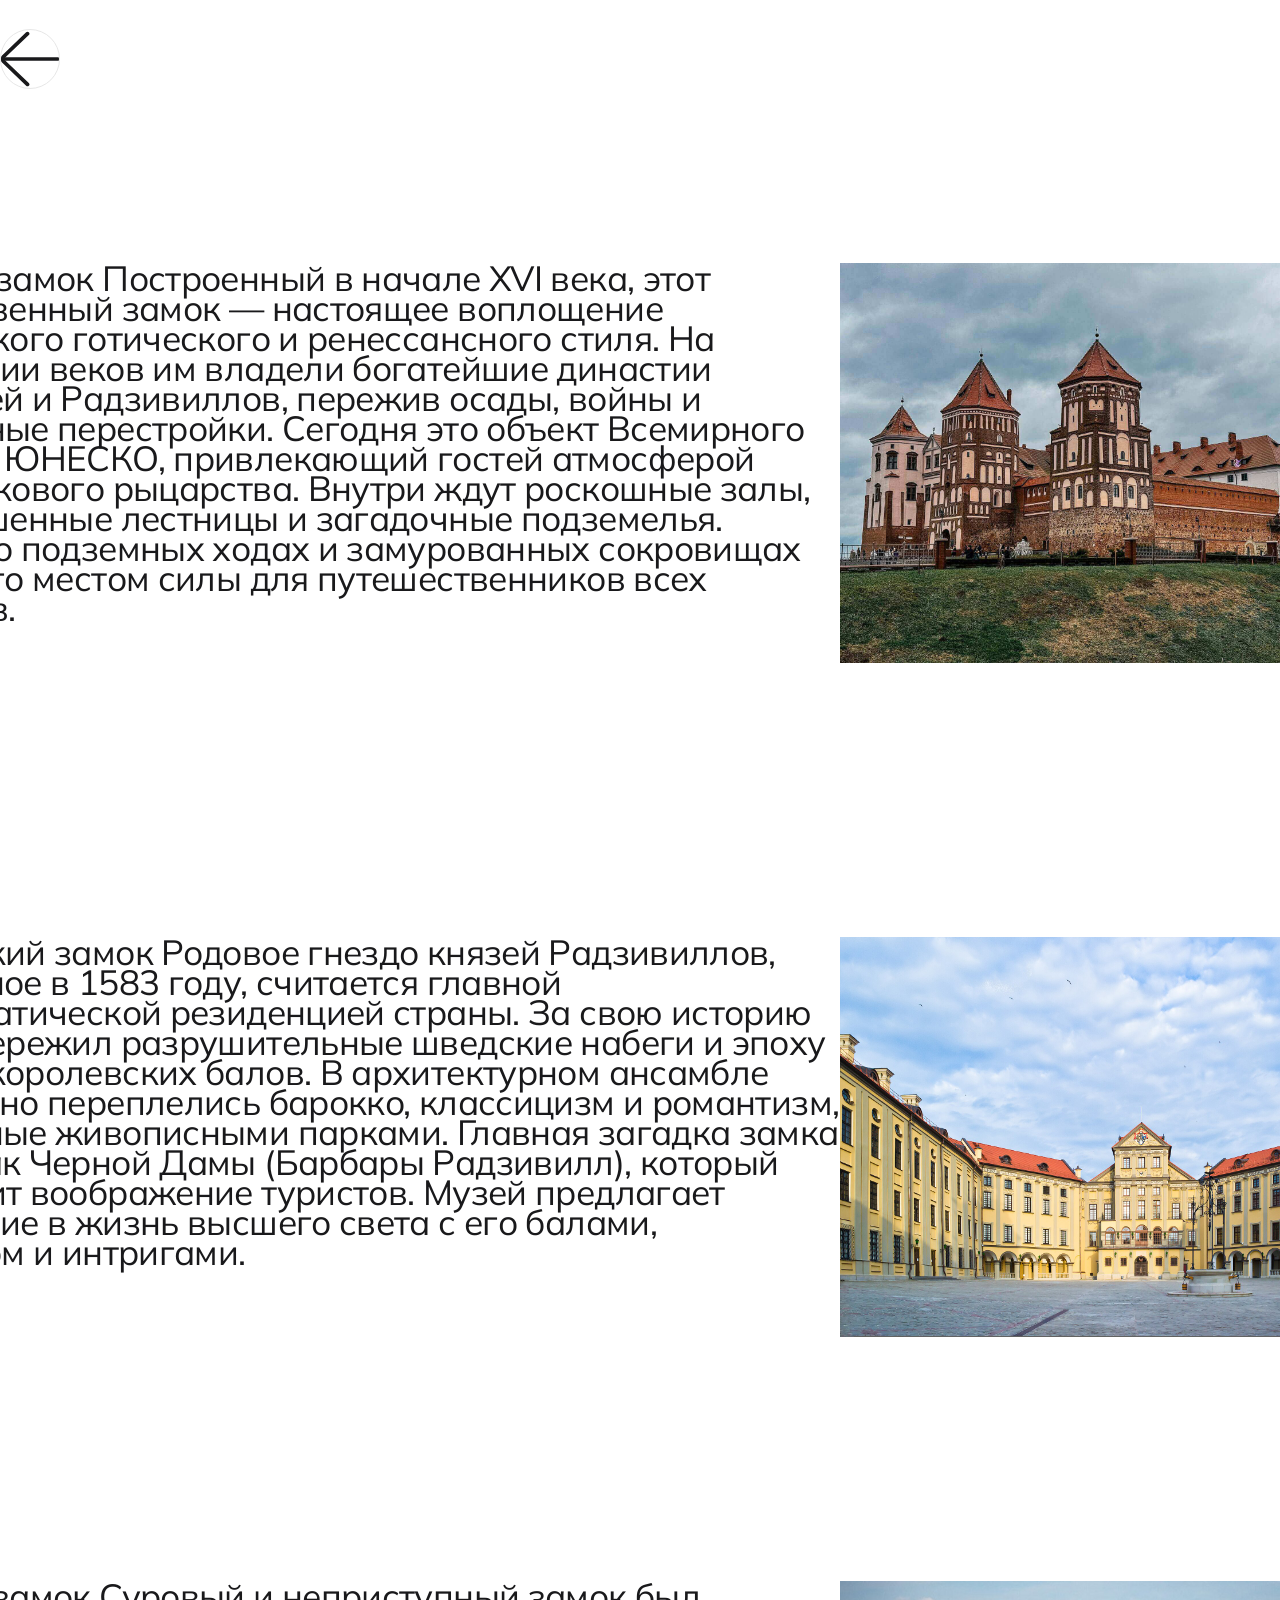
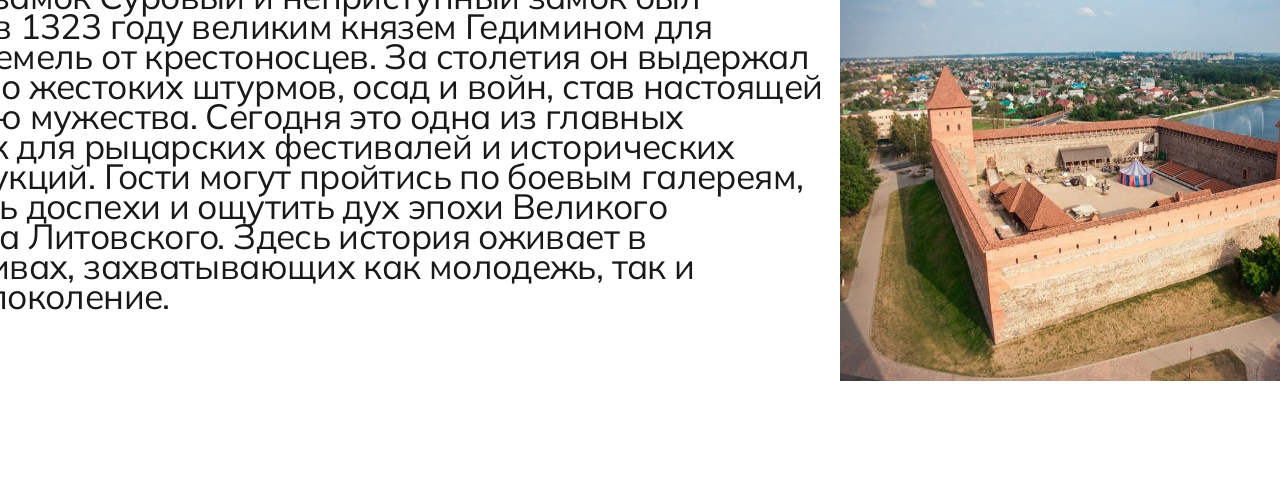
<file: index2.html>
<!DOCTYPE html>
<html lang="en">
<head>
    <meta charset="UTF-8">
    <meta name="viewport" content="width=device-width, initial-scale=1.0">
    <title>Document</title>
    <link rel="stylesheet" href="style.css">
    <link href="https://fonts.googleapis.com/css2?family=DM+Sans:ital,opsz,wght@0,9..40,100..1000;1,9..40,100..1000&family=Mulish:ital,wght@0,200..1000;1,200..1000&display=swap" rel="stylesheet">
</head>
<body>
    <header class="header2">
        <div class="header2__container">
            <div class="header2__buttons">
                <a class="header2__return" href="index.html">
                    <img class="header2__button" src="images/svg.svg">
                </a>
            </div>
        </div>
    </header>
    <main>
        <section class="information1">
            <div class="information1__container">
                <p class="info__desc1">
                    Мирский замок
                    Построенный в начале XVI века, этот величественный замок — настоящее воплощение белорусского готического и ренессансного стиля. На протяжении веков им владели богатейшие династии Ильиничей и Радзивиллов, пережив осады, войны и масштабные перестройки. Сегодня это объект Всемирного наследия ЮНЕСКО, привлекающий гостей атмосферой средневекового рыцарства. Внутри ждут роскошные залы, узкие башенные лестницы и загадочные подземелья. Легенды о подземных ходах и замурованных сокровищах делают его местом силы для путешественников всех возрастов.
                </p>
                <img class="image1" src="/images/ЗАМКИ/Castle1.jpg" alt="" height="400" width="550">
            </div>
        </section>
        <section class="information2">
            <div class="information1__container">
                <p class="info__desc1">
                    Несвижский замок
                    Родовое гнездо князей Радзивиллов, заложенное в 1583 году, считается главной аристократической резиденцией страны. За свою историю дворец пережил разрушительные шведские набеги и эпоху пышных королевских балов. В архитектурном ансамбле гармонично переплелись барокко, классицизм и романтизм, окруженные живописными парками. Главная загадка замка — призрак Черной Дамы (Барбары Радзивилл), который будоражит воображение туристов. Музей предлагает погружение в жизнь высшего света с его балами, богатством и интригами.
                </p>
                <img class="image2" src="images/ЗАМКИ/Castle2.jpg" alt="" height="400" width="550">
            </div>
        </section>
        <section class="information3">
            <div class="information1__container">
                <p class="info__desc1">
                    Лидский замок
                    Суровый и неприступный замок был заложен в 1323 году великим князем Гедимином для защиты земель от крестоносцев. За столетия он выдержал множество жестоких штурмов, осад и войн, став настоящей цитаделью мужества. Сегодня это одна из главных площадок для рыцарских фестивалей и исторических реконструкций. Гости могут пройтись по боевым галереям, примерить доспехи и ощутить дух эпохи Великого Княжества Литовского. Здесь история оживает в интерактивах, захватывающих как молодежь, так и старшее поколение.
                </p>
                <img class="image3" src="/images/ЗАМКИ/Castle3.jpg" alt="" height="400" width="550">
            </div>
        </section>
    </main>    
</body>
</html>
</file>
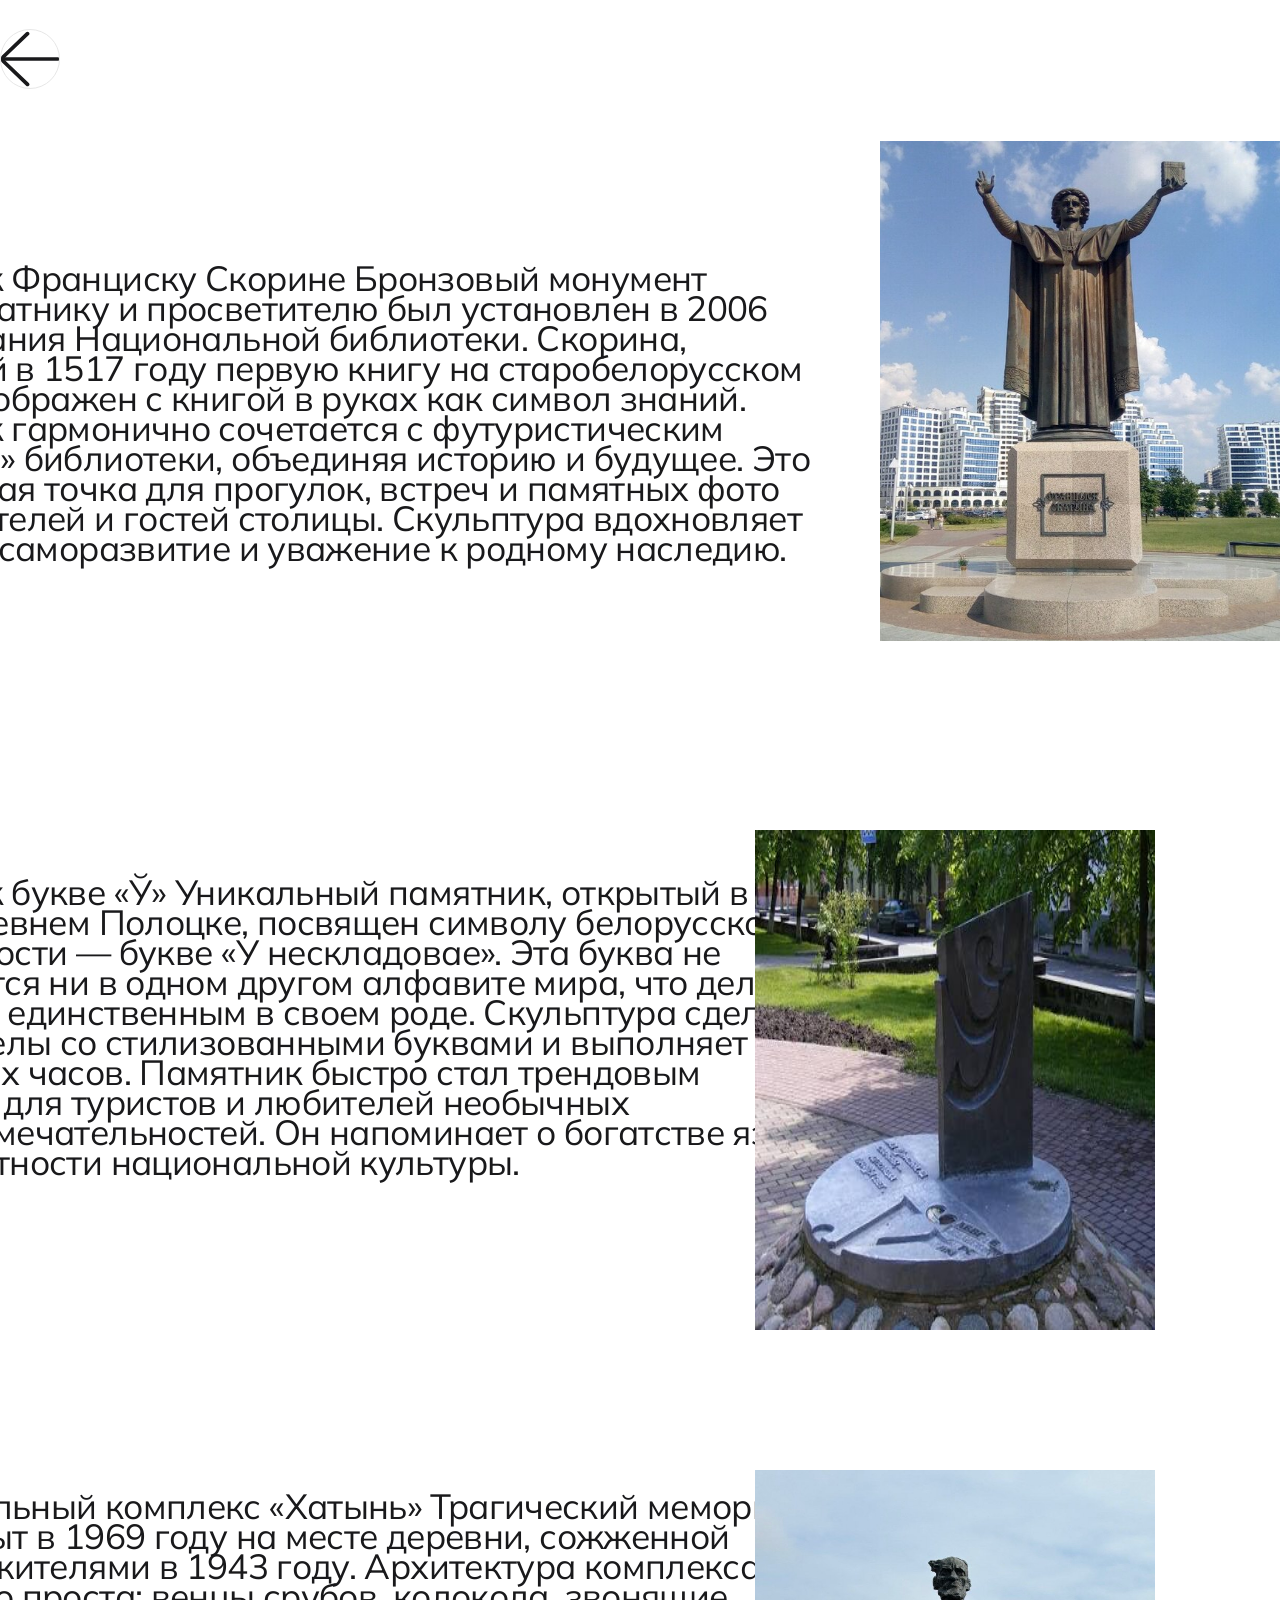
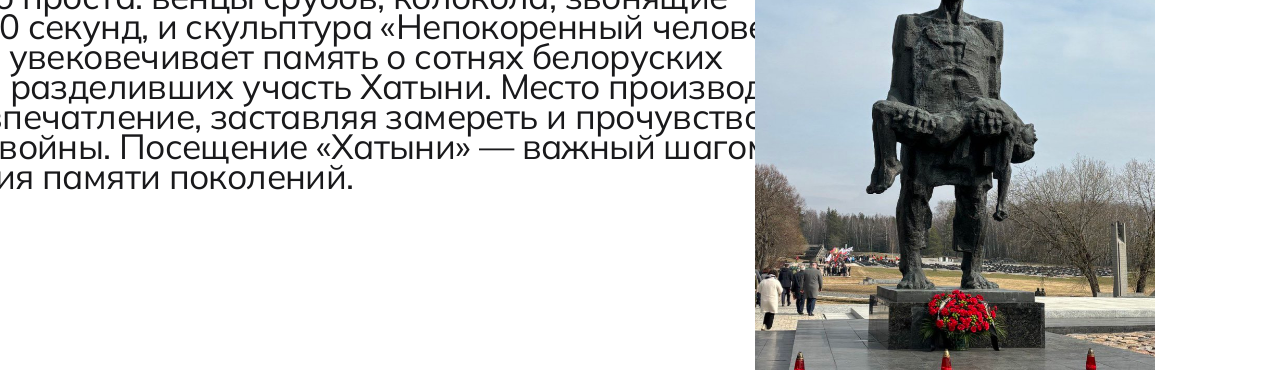
<file: index3.html>
<!DOCTYPE html>
<html lang="en">
<head>
    <meta charset="UTF-8">
    <meta name="viewport" content="width=device-width, initial-scale=1.0">
    <title>Document</title>
    <link rel="stylesheet" href="style.css">
    <link href="https://fonts.googleapis.com/css2?family=DM+Sans:ital,opsz,wght@0,9..40,100..1000;1,9..40,100..1000&family=Mulish:ital,wght@0,200..1000;1,200..1000&display=swap" rel="stylesheet">
</head>
<body>
    <header class="header2">
        <div class="header2__container">
            <div class="header2__buttons">
                <a class="header2__return" href="index.html">
                    <img class="header2__button" src="images/svg.svg">
                </a>
            </div>
        </div>
    </header>
    <main>
        <section class="information1">
            <div class="information1__container">
                <p class="info__desc1">
                    Памятник Франциску Скорине
                    Бронзовый монумент первопечатнику и просветителю был установлен в 2006 году у здания Национальной библиотеки. Скорина, издавший в 1517 году первую книгу на старобелорусском языке, изображен с книгой в руках как символ знаний. Памятник гармонично сочетается с футуристическим «алмазом» библиотеки, объединяя историю и будущее. Это популярная точка для прогулок, встреч и памятных фото среди жителей и гостей столицы. Скульптура вдохновляет на учебу, саморазвитие и уважение к родному наследию.
                </p>
            </div>
            <img class="image12" src="images/ПАМЯТНИКИ/Скорина.jpg" alt="" height="500" width="400">
        </section>
        <section class="information2">
            <div class="information1__container">
                <p class="info__desc1">
                    Памятник букве «Ў»
                    Уникальный памятник, открытый в 2003 году в древнем Полоцке, посвящен символу белорусской идентичности — букве «У нескладовае». Эта буква не встречается ни в одном другом алфавите мира, что делает монумент единственным в своем роде. Скульптура сделана в виде стелы со стилизованными буквами и выполняет роль солнечных часов. Памятник быстро стал трендовым объектом для туристов и любителей необычных достопримечательностей. Он напоминает о богатстве языка и самобытности национальной культуры.
                </p>
            </div>
            <img class="image22" src="images/ПАМЯТНИКИ/У нескладовая.jpg" alt="" height="500" width="400">
        </section>
        <section class="information3">
            <div class="information1__container">
                <p class="info__desc1">
                    Мемориальный комплекс «Хатынь»
                    Трагический мемориал был открыт в 1969 году на месте деревни, сожженной вместе с жителями в 1943 году. Архитектура комплекса гениально проста: венцы срубов, колокола, звонящие каждые 30 секунд, и скульптура «Непокоренный человек». Это место увековечивает память о сотнях белоруских деревень, разделивших участь Хатыни. Место производит сильное впечатление, заставляя замереть и прочувствовать всю боль войны. Посещение «Хатыни» — важный шагом для сохранения памяти поколений.
                </p>
            </div>
            <img class="image32" src="images/ПАМЯТНИКИ/хатынь.jpg" alt="" height="500" width="400">
        </section>
    </main>    
</body>
</html>
</file>
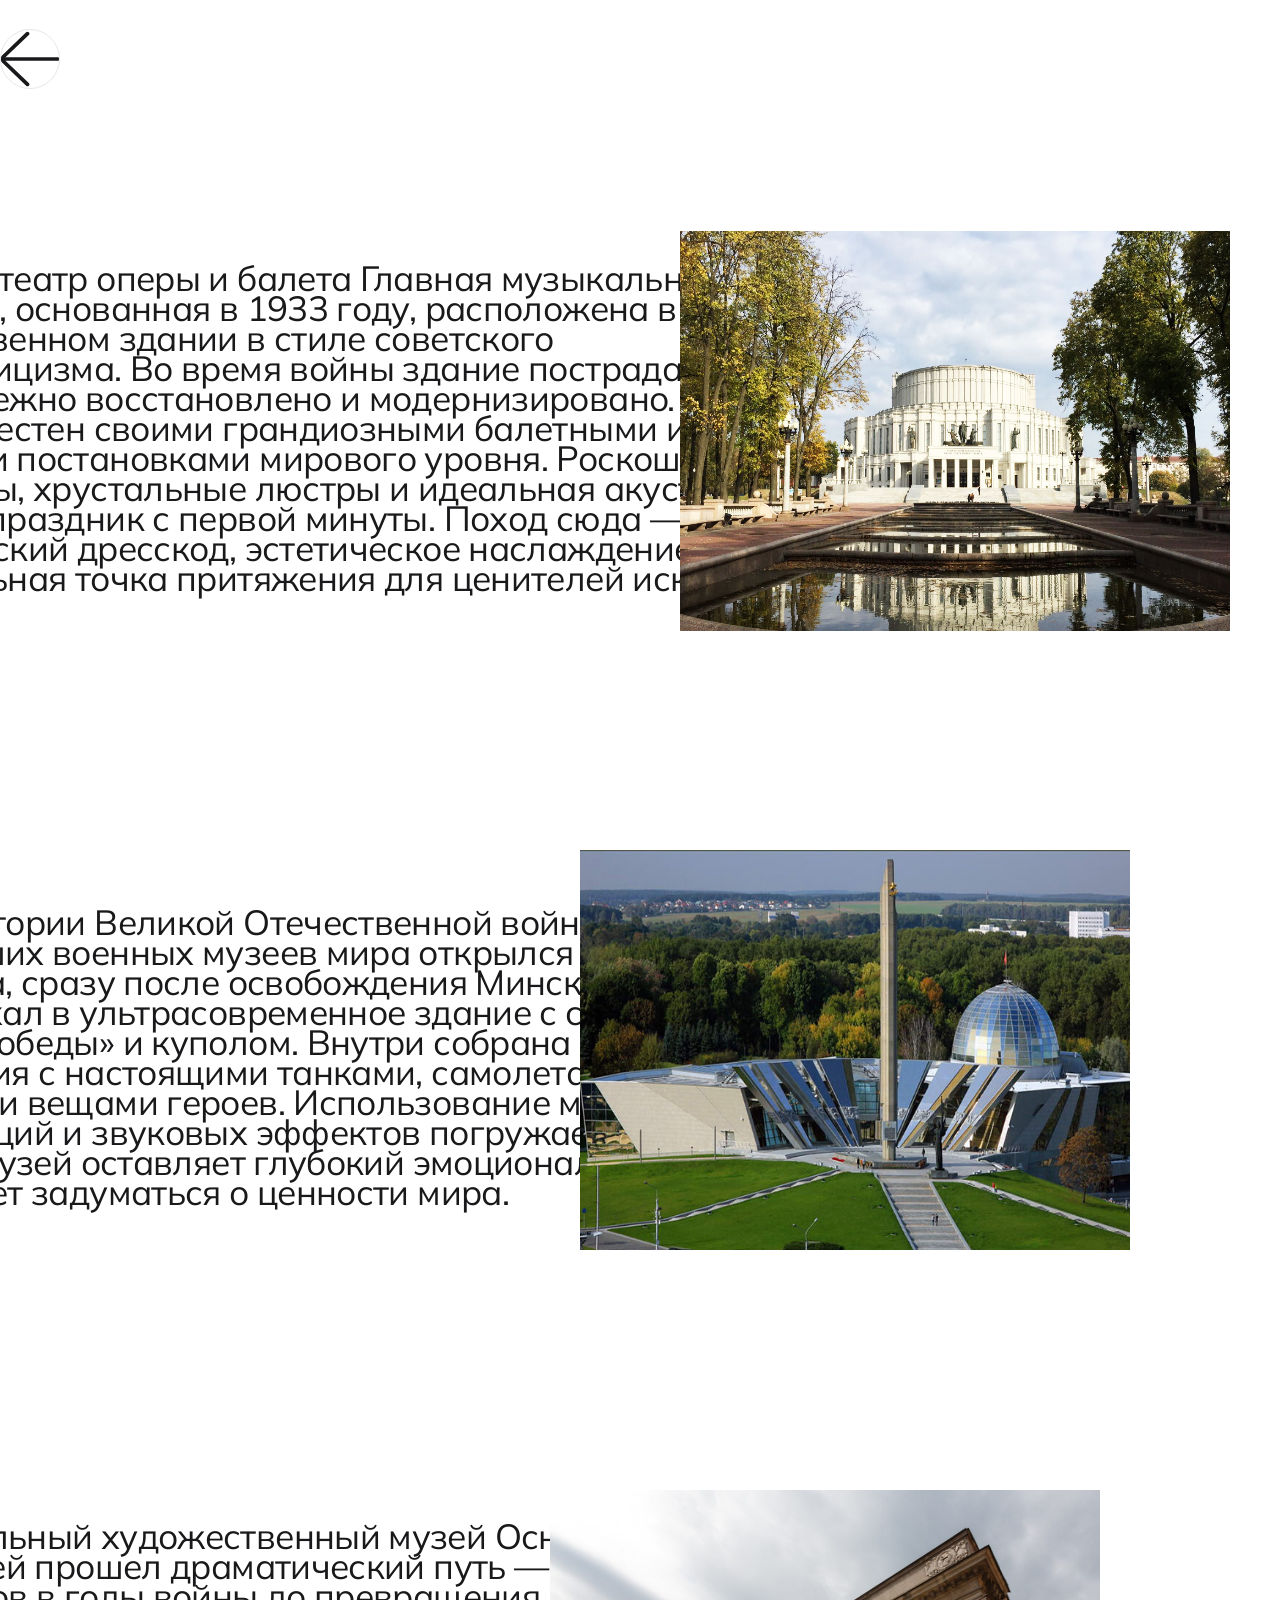
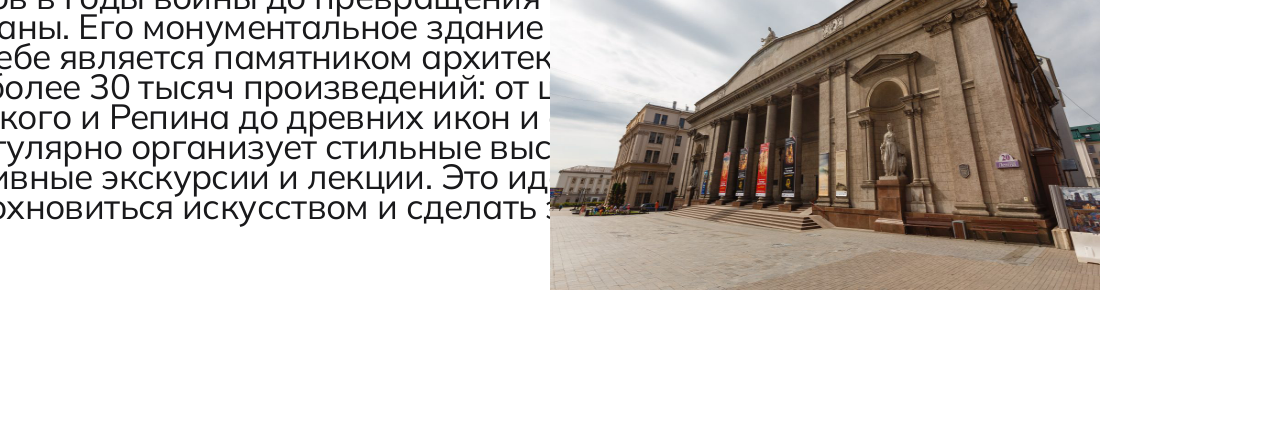
<file: index4.html>
<!DOCTYPE html>
<html lang="en">
<head>
    <meta charset="UTF-8">
    <meta name="viewport" content="width=device-width, initial-scale=1.0">
    <title>Document</title>
    <link rel="stylesheet" href="style.css">
    <link href="https://fonts.googleapis.com/css2?family=DM+Sans:ital,opsz,wght@0,9..40,100..1000;1,9..40,100..1000&family=Mulish:ital,wght@0,200..1000;1,200..1000&display=swap" rel="stylesheet">
</head>
<body>
    <header class="header2">
        <div class="header2__container">
            <div class="header2__buttons">
                <a class="header2__return" href="index.html">
                    <img class="header2__button" src="images/svg.svg">
                </a>
            </div>
        </div>
    </header>
    <main>
        <section class="information1">
            <div class="information1__container">
                <p class="info__desc1">
                    Большой театр оперы и балета
                    Главная музыкальная сцена Беларуси, основанная в 1933 году, расположена в величественном здании в стиле советского неоклассицизма. Во время войны здание пострадало, но было бережно восстановлено и модернизировано. Сегодня театр известен своими грандиозными балетными и оперными постановками мирового уровня. Роскошные интерьеры, хрустальные люстры и идеальная акустика создают праздник с первой минуты. Поход сюда — это классический дресскод, эстетическое наслаждение и обязательная точка притяжения для ценителей искусства.
                </p>
            </div>
            <img class="image13" src="images/КУЛЬТУРНЫЕ ЗАВЕДЕНИЯ/teatr-opery-i-baleta.jpg" alt="" height="400" width="550">
        </section>
        <section class="information2">
            <div class="information1__container">
                <p class="info__desc1">
                    Музей истории Великой Отечественной войны
                    Один из крупнейших военных музеев мира открылся еще в октябре 1944 года, сразу после освобождения Минска. В 2014 году он переехал в ультрасовременное здание с сияющим «Залом Победы» и куполом. Внутри собрана впечатляющая экспозиция с настоящими танками, самолетами, диорамами и личными вещами героев. Использование мультимедиа, инсталляций и звуковых эффектов погружает в атмосферу тех лет. Музей оставляет глубокий эмоциональный след и заставляет задуматься о ценности мира.
                </p>
            </div>
            <img class="image23" src="images/КУЛЬТУРНЫЕ ЗАВЕДЕНИЯ/музей вов.jpg" alt="" height="400" width="550">
        </section>
        <section class="information3">
            <div class="information1__container">
                <p class="info__desc1">
                    Национальный художественный музей
                    Основанный в 1939 году, музей прошел драматический путь — от утраты экспонатов в годы войны до превращения в главный арт-центр страны. Его монументальное здание с колоннами само по себе является памятником архитектуры. В галереях собрано более 30 тысяч произведений: от шедевров Айвазовского и Репина до древних икон и слуцких поясов. Музей регулярно организует стильные выставки, интерактивные экскурсии и лекции. Это идеальное место, чтобы вдохновиться искусством и сделать эстетичные кадры.
                </p>
            </div>
            <img class="image33" src="images/КУЛЬТУРНЫЕ ЗАВЕДЕНИЯ/Худ музей.jpg" alt="" height="400" width="550">
        </section>
    </main>    
</body>
</html>
</file>
<file: style.css>
:root {
    --dark: #19191B; 
    --gray: #696871;
    --purple: #5454D4; 
}

* {
    margin: 0;
    padding: 0;
    box-sizing: border-box;
}

body {
    font-family: "DM Sans", sans-serif;
}

html {
    scroll-behavior: smooth;
}

.header {
    position: fixed;
    width: 100%;
    background: white;
    z-index: 999;
    top: 0;
    padding-block: 30px;
}

.header2 {
    position: fixed;
    width: 100%;
    background: white;
    z-index: 999;
    top: 0;
    padding-block: 29px;
}

.header__container {
    max-width: 505px;
    margin-inline: auto;
}

.header__nav {
    display: flex;
    justify-content: space-between; 
    align-items: center;
}

.header__list {
    display: flex;
    gap: 49px;
}

.header__list-link {
    position: relative;
    display: inline-block;
    padding-bottom: 10px;

    color: var(--gray);
    text-decoration: none;
    font-size: 20px;
    font-weight: 700;
    letter-spacing: -0.47px;
}

.header__list-link::after {
    content: "";
    position: absolute;
    left: 0;
    bottom: 0;
    width: 100%;
    height: 3px;

    background-color: var(--purple);

    transform: scaleX(0);
    transition: transform 0.25s ease;
}

.header__list-link.active::after {
    transform: scaleX(1);
}

.header__list-link:hover {
    color: var(--dark);
}

main {
   margin-top: 141px;

}

ul {
    list-style: none;
}

a {
    text-decoration: none;
}

.hero__container, .info__container, .features__container, .feature-sub__container, .information1__container {
    max-width: 1250px;
    margin-inline: auto;
    position: relative;
}

.hero__content, .feature__content, .feature-sub__content {
    max-width: 423px;
    padding-block: 92px;
}

.hero__button, .feature__button, .feature-sub__button {
    font-weight: 700;
    font-size: 17px;
    letter-spacing: 0.53px;
    color: white;
    padding: 19px 59px;
    background-color: var(--purple);
    border-radius: 10px;
    transition-property: background;
    transition: 0.3s;  
}

.hero__button:hover, .feature__button:hover, .feature-sub__button:hover {
    opacity: 90%;
} 

.hero {
    padding-block: 200px;
}

.info {
    padding-bottom: 200px;
}

.hero__img {
    position: absolute;
    top: 0;
    right: 450px;
}

.hero__img-t {
    position: absolute;
    top: 197px;
    right: 225px;
}

.hero__img-th {
    position: absolute;
    top: 395px;
    right: 0;
}


.hero__title, .feauture__title, .feauture-sub__title {
    font-weight: 700;
    font-size: 80px;
    letter-spacing: -2.5px;
    line-height: 77px;
    color: var(--dark);
}

.hero__desc {
    font-family: "Mulish", sans-serif;
    font-size: 20px;
    letter-spacing: -0.63px;
    line-height: 30px;
    color: var(--gray);
    margin-top: 30px;
}

.info__desc {
    font-family: "Mulish", sans-serif;
    font-size: 23px;
    letter-spacing: -0.63px;
    line-height: 30px;
    color: var(--dark);
    margin-top: 30px;
}

.feature__desc {
    font-family: "Mulish", sans-serif;
    font-size: 20px;
    letter-spacing: -0.63px;
    line-height: 30px;
    color: var(--gray);
    margin-top: 30px;
}

.feature-sub__desc {
    font-family: "Mulish", sans-serif;
    font-size: 20px;
    letter-spacing: -0.63px;
    line-height: 30px;
    color: var(--gray);
    margin-top: 30px;
}


.hero__buttons, .info__buttons, .feauture__buttons, .feauture-sub__buttons {
    margin-top: 50px;
    display: flex;
    gap: 40px;
}

.info__scroll, .header2__button {
    width: 60px;
    height: 60px;
    display: flex;
    align-items: center;
    justify-content: center;
    border: 1px solid #E7E7E7;
    border-radius: 100px;
}

.features {
    padding-block: 100px;
}

.features__container {
    position: relative;
}

.feature__image {
    position: absolute;
    top: 0;
    right: 500px;
}

.feature__image-t {
    position: absolute;
    top: 190px;
    right: 250px;
}

.feature__image-th {
    position: absolute;
    top: 390px;
    right: 0;
}

.features-sub {
    padding-block: 100px;
}

.feature-sub__image {
    position: absolute;
    top: 0;
    right: 450px;
}

.feature-sub__image-t {
    position: absolute;
    top: 277px;
    right: 225px;
}

.feature-sub__image-th {
    position: absolute;
    top: 547px;
    right: 0;
}
.information1, .information2, .information3 {
    padding-block: 92px;
}

.information1 {
    max-width: 1650px;
    margin-inline: auto;
    position: relative;
}

.info__desc1 {
    font-family: "Mulish", sans-serif;
    font-size: 35px;
    letter-spacing: -0.63px;
    line-height: 30px;
    color: var(--dark);
    margin-top: 30px;
}

.information1__container {
    max-width: 1000px;
    right: 300px;
    padding-bottom: 100px;
}

.image1 {
    position: absolute;
    top: 0;
    right: -550px;
}

.image2 {
    position: absolute;
    top: 0;
    right: -550px;
}

.image3 {
    position: absolute;
    top: 0;
    right: -550px;
}

.image12 {
    position: absolute;
    top: 0;
    right: 0;
}

.image22 {
    position: absolute;
    top: 830px;
    right: 125px;
}

.image32 {
    position: absolute;
    top: 1470px;
    right: 125px;
}

.image13 {
    position: absolute;
    top: 90px;
    right: 50px;
}

.image23 {
    position: absolute;
    top: 850px;
    right: 150px;
}

.image33 {
    position: absolute;
    top: 1490px;
    right: 180px;
}
</file>
